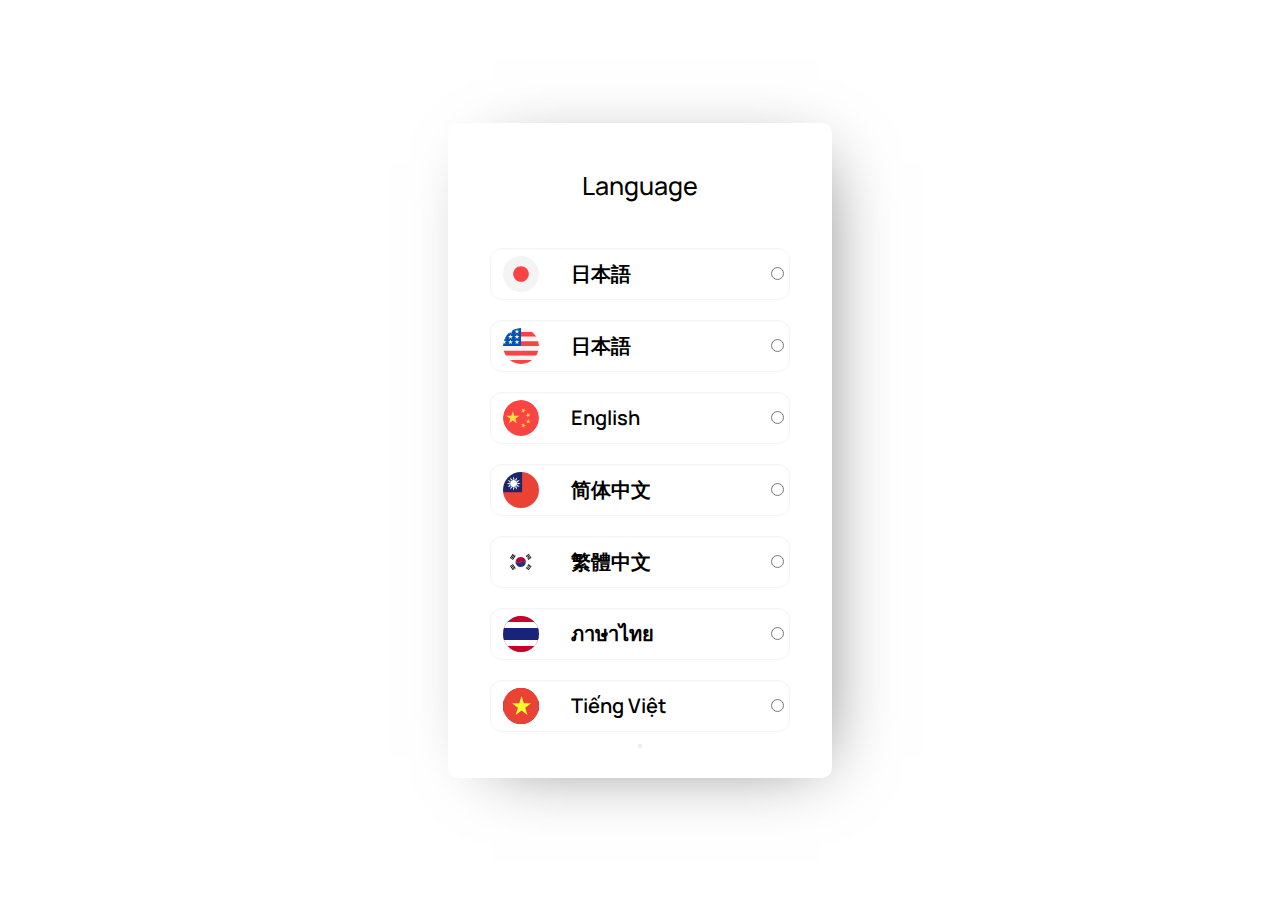
<file: index.html>
<!DOCTYPE html>
<html lang="en">
  <head>
    <meta charset="UTF-8" />
    <meta name="viewport" content="width=device-width, initial-scale=1.0" />
    <title>Language</title>
    <link rel="stylesheet" href="./assets/css/reset.css" />
    <link rel="stylesheet" href="./assets/css/style.css" />
  </head>
  <body>
    <div class="language">
      <h1 class="language__title">Language</h1>
      <ul class="language__list">
        <li class="language__item">
          <div class="language__item__wrapper">
            <img
              class="language__item__img"
              src="./assets/svg/japan.svg"
              alt=""
            />
            <span class="language__item__title">日本語</span>
          </div>
          <input class="radio" type="radio" name="" id="" />
        </li>
        <li class="language__item">
          <div class="language__item__wrapper">
            <img class="language__item__img" src="./assets/svg/uk.svg" alt="" />
            <span class="language__item__title">日本語</span>
          </div>
          <input type="radio" name="" id="" />
        </li>
        <li class="language__item">
          <div class="language__item__wrapper">
            <img
              class="language__item__img"
              src="./assets/svg/china.svg"
              alt=""
            />
            <span class="language__item__title">English</span>
          </div>
          <input type="radio" name="" id="" />
        </li>
        <li class="language__item">
          <div class="language__item__wrapper">
            <img
              class="language__item__img"
              src="./assets/svg/phi.svg"
              alt=""
            />
            <span class="language__item__title">简体中文</span>
          </div>
          <input type="radio" name="" id="" />
        </li>
        <li class="language__item">
          <div class="language__item__wrapper">
            <img
              class="language__item__img"
              src="./assets/svg/han.svg"
              alt=""
            />
            <span class="language__item__title">繁體中文</span>
          </div>
          <input type="radio" name="" id="" />
        </li>
        <li class="language__item">
          <div class="language__item__wrapper">
            <img
              class="language__item__img"
              src="./assets/svg/thailan.svg"
              alt=""
            />
            <span class="language__item__title">ภาษาไทย</span>
          </div>
          <input type="radio" name="" id="" />
        </li>
        <li class="language__item">
          <div class="language__item__wrapper">
            <img
              class="language__item__img"
              src="./assets/svg/vietnam.svg"
              alt=""
            />
            <span class="language__item__title">Tiếng Việt</span>
          </div>
          <input type="radio" name="" id="" />
        </li>
      </ul>
      <button class="language__btn"></button>
    </div>

    <script>
      const language__item = document.querySelectorAll(".language__item");
      language__item.forEach((item) => {
        item.addEventListener("click", () => {
          window.location.href = "./langding.html";
        });
      });
    </script>
  </body>
</html>
</file>
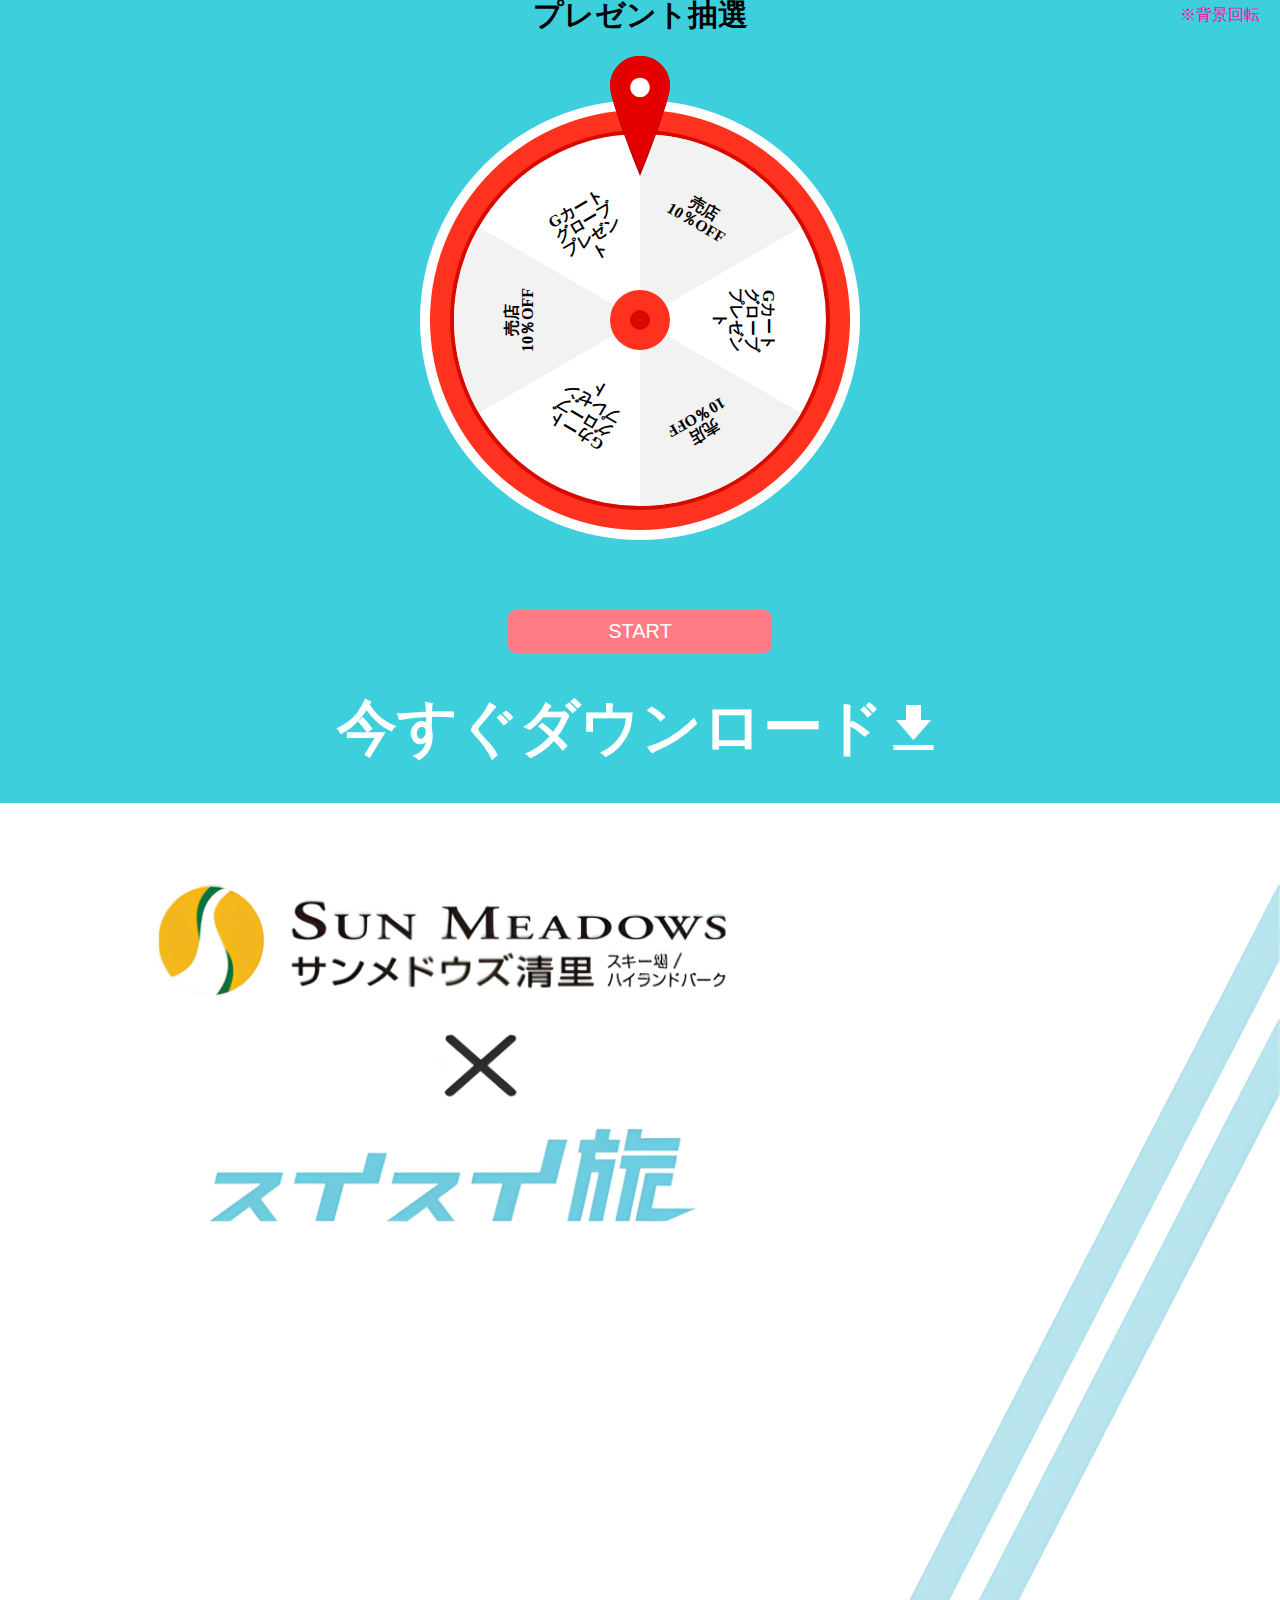
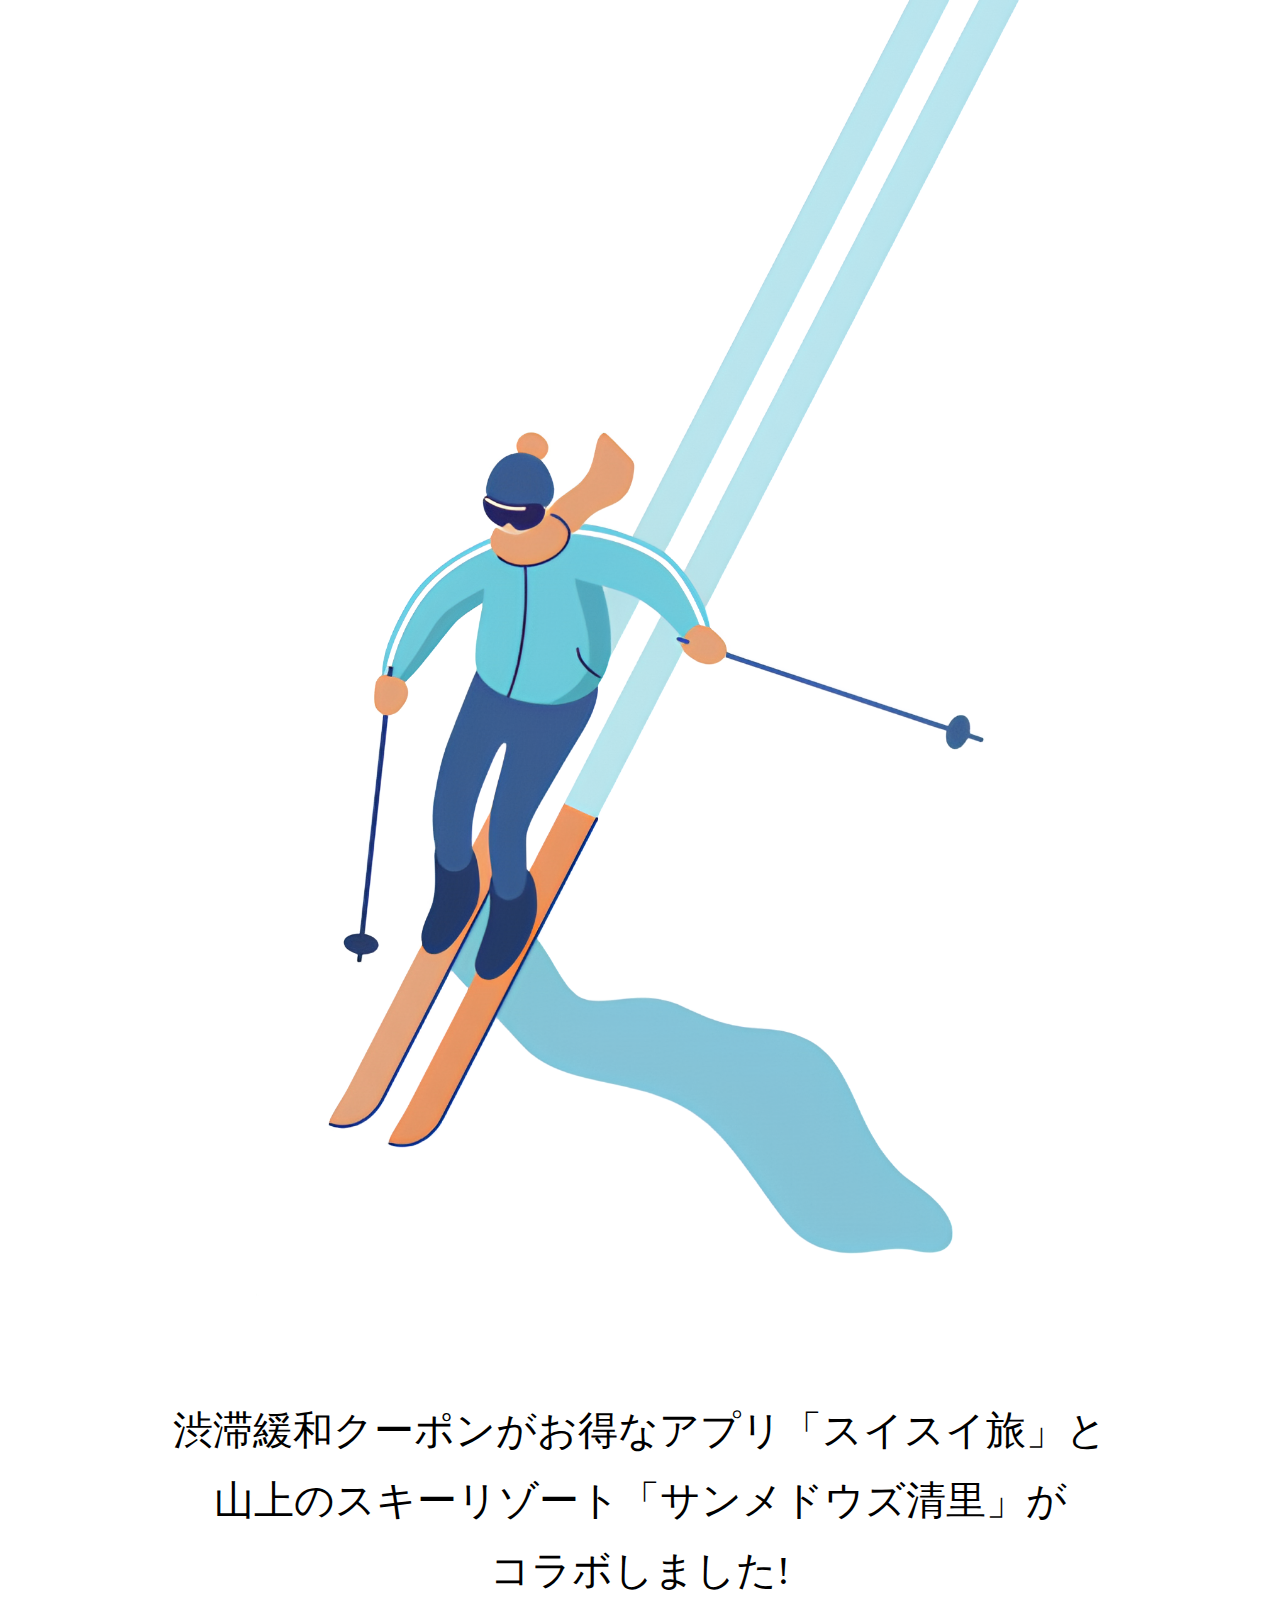
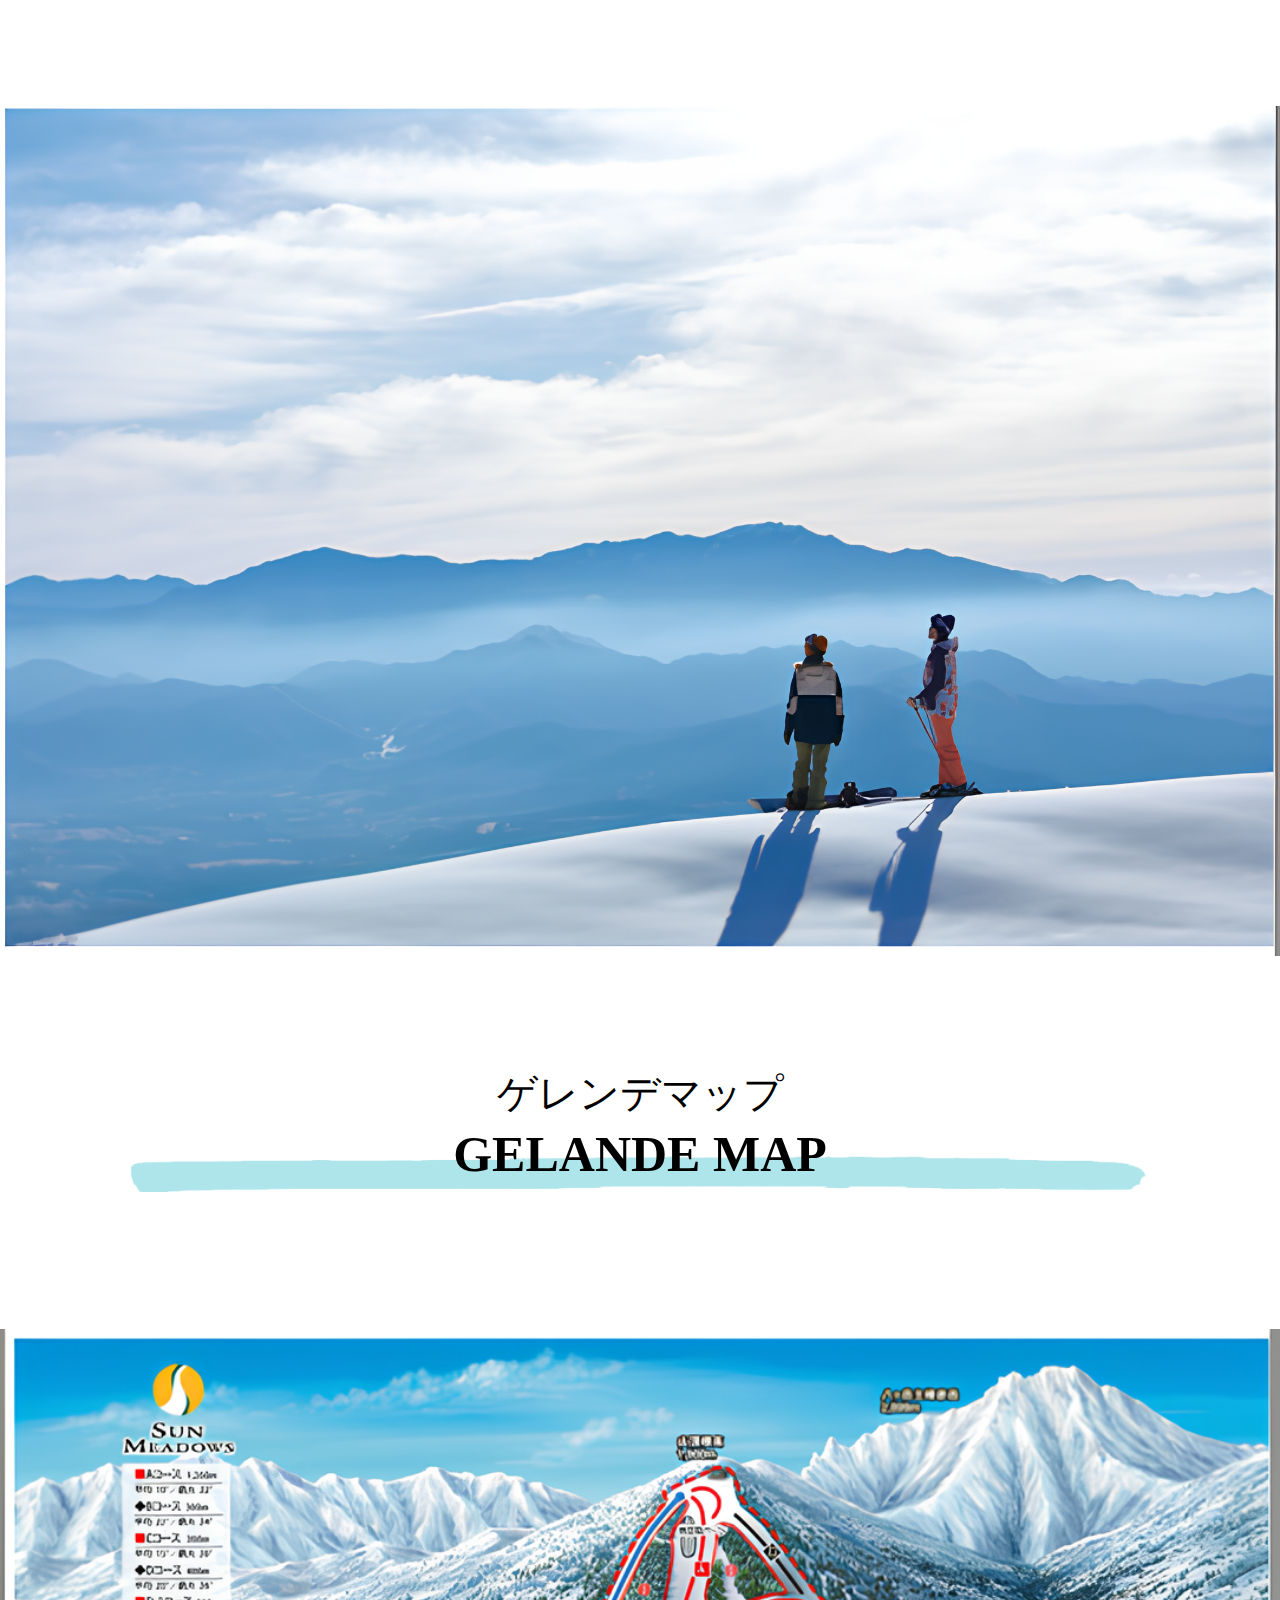
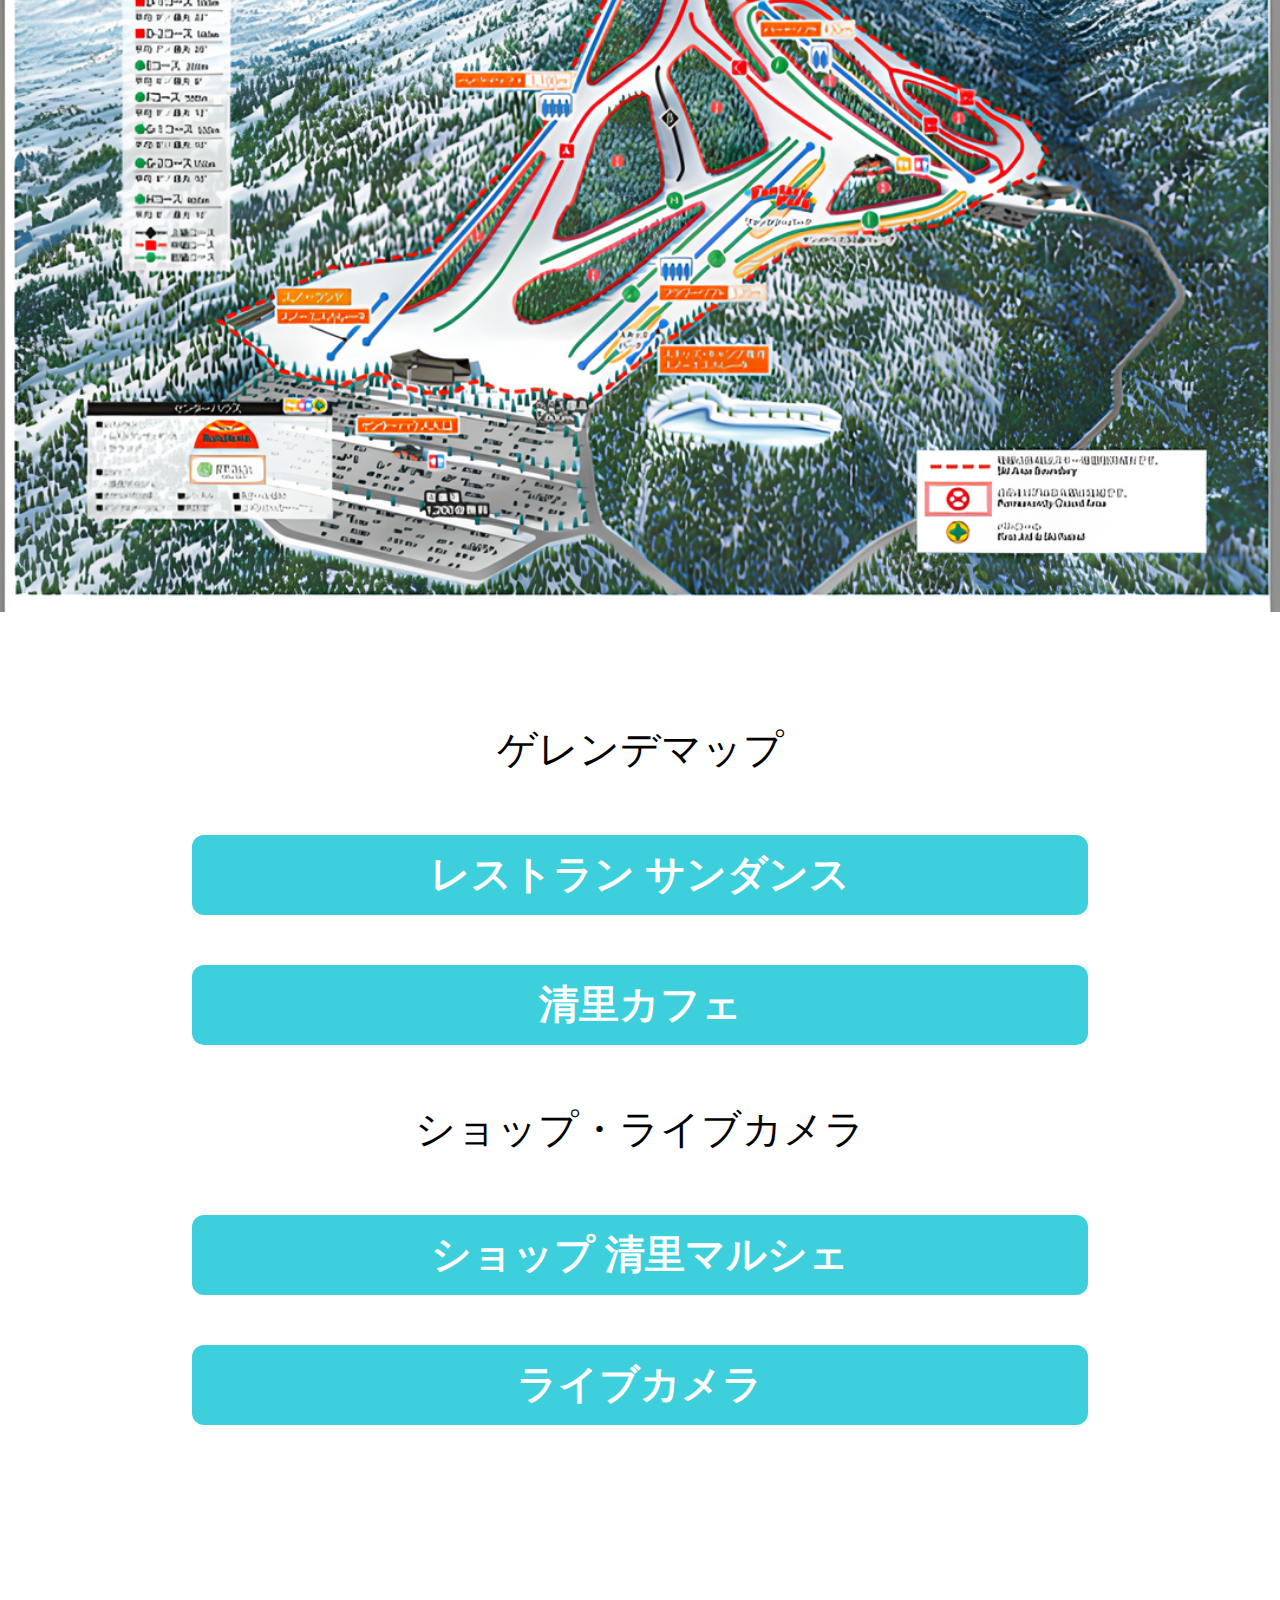
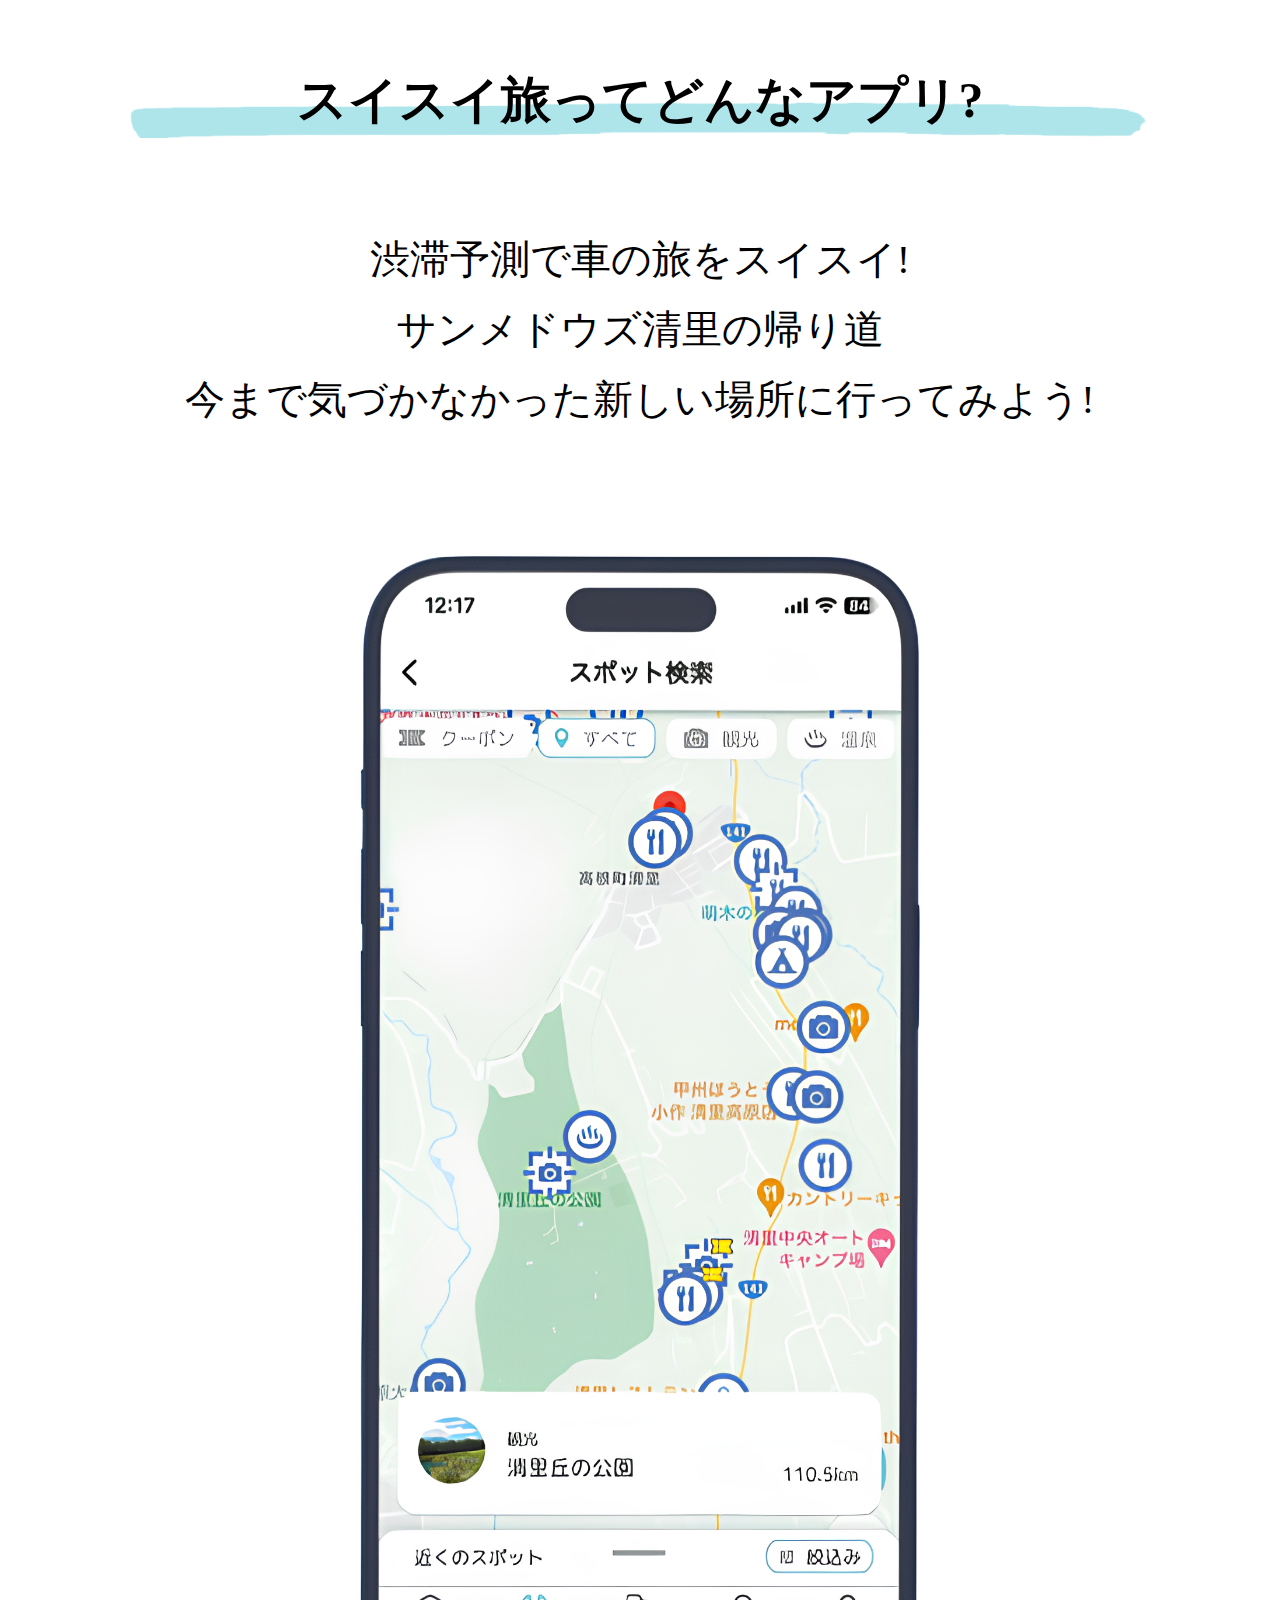
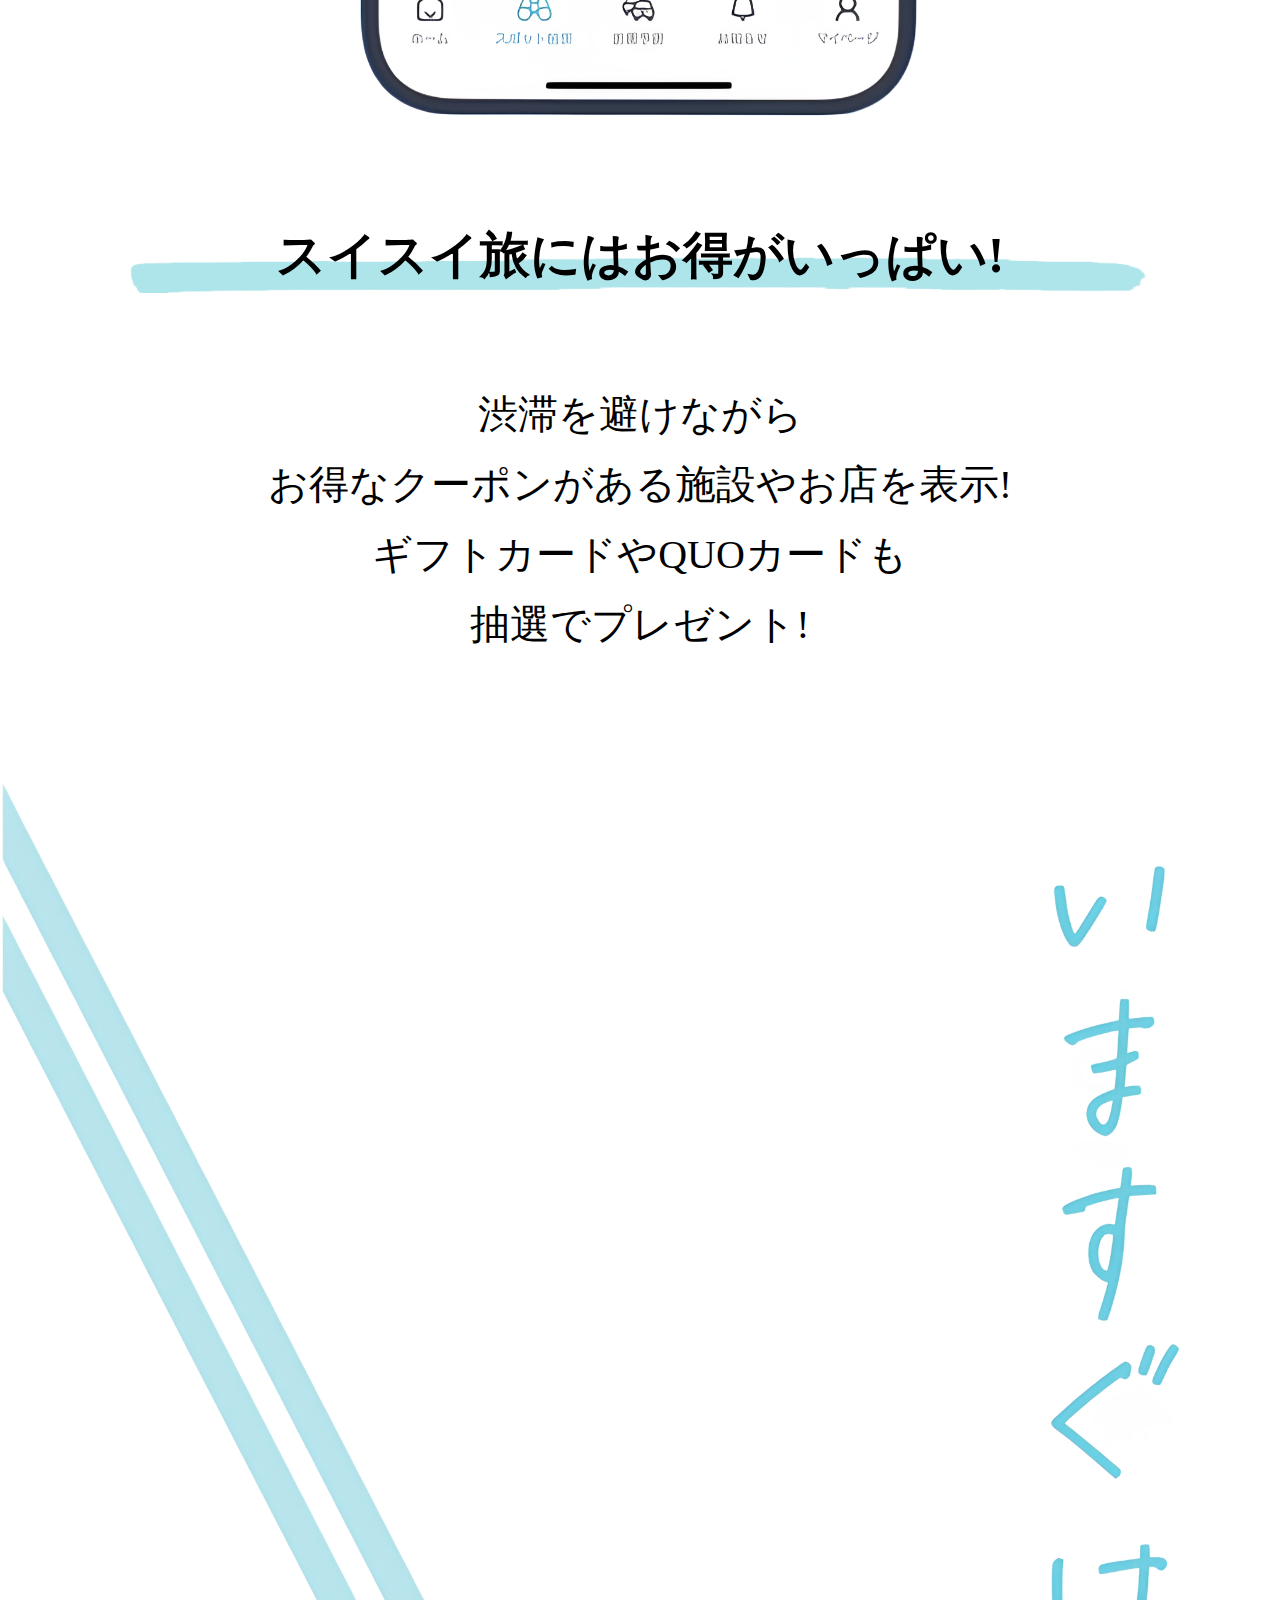
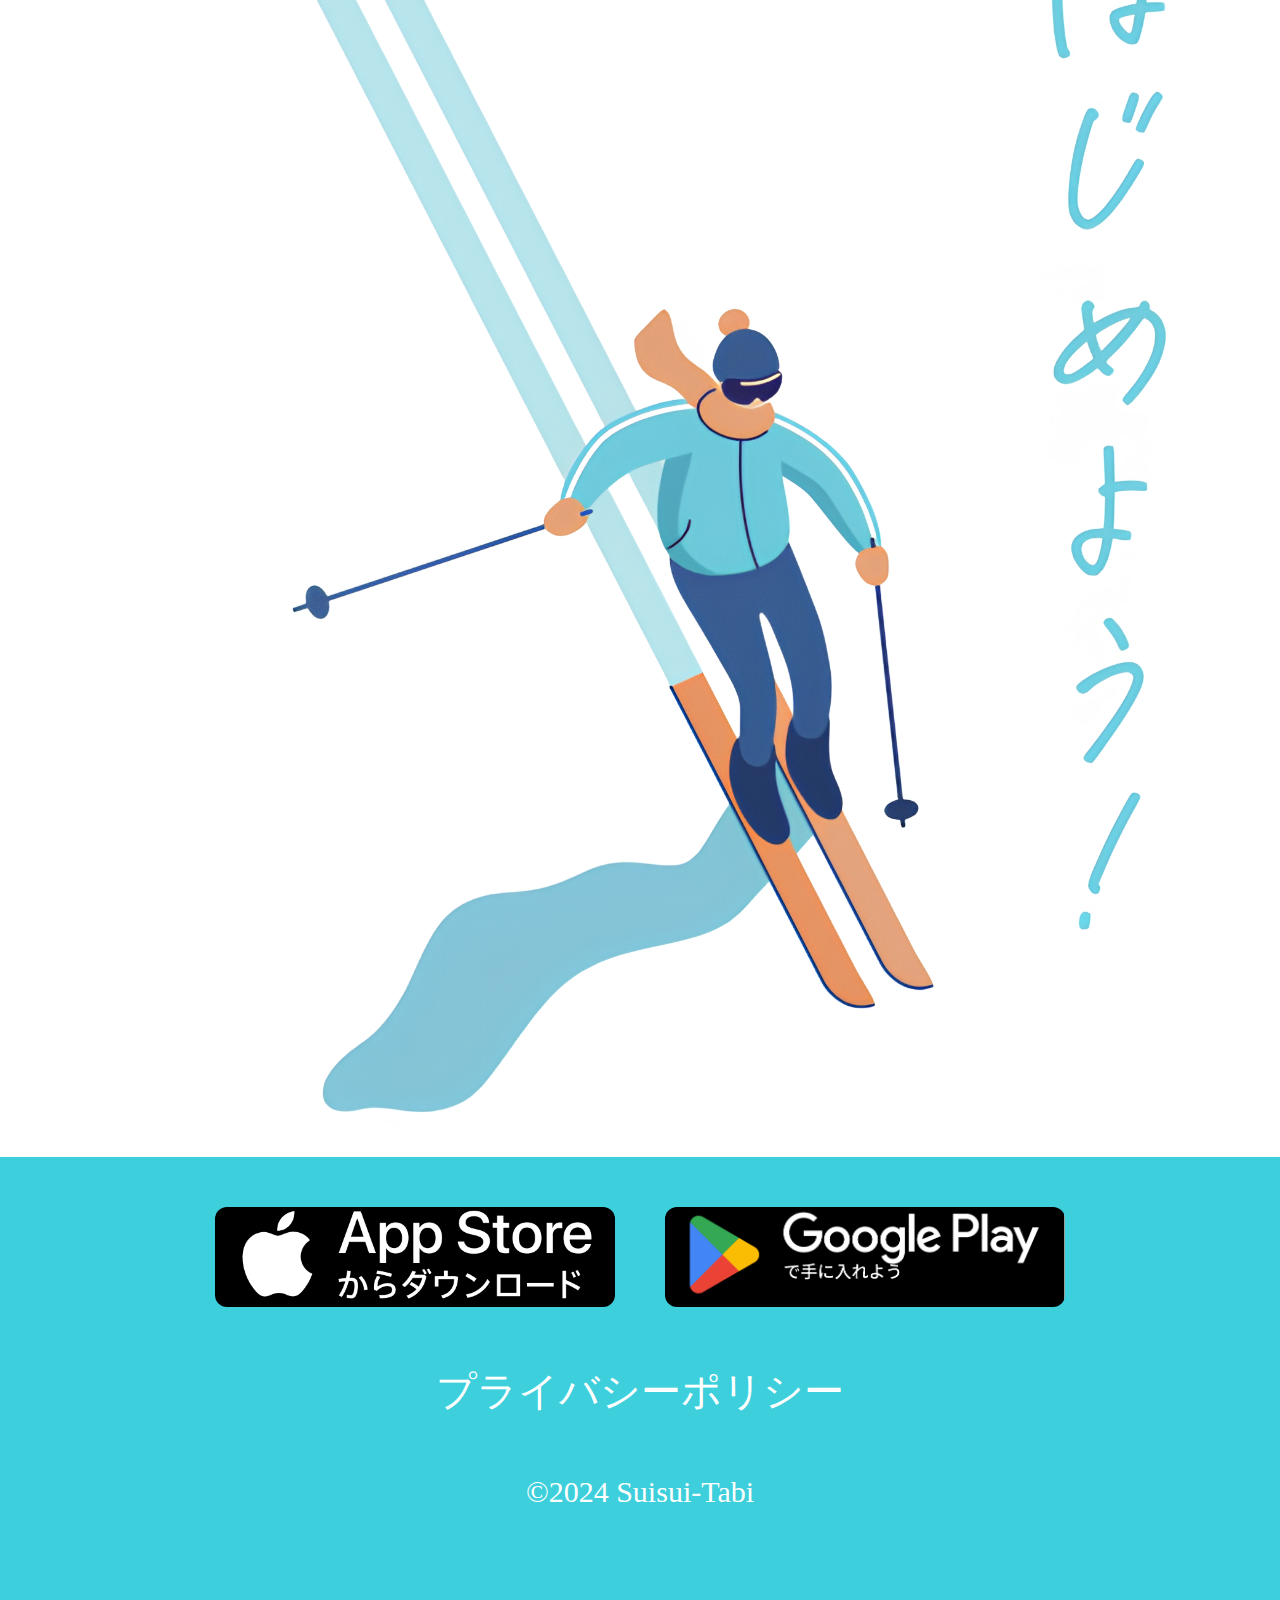
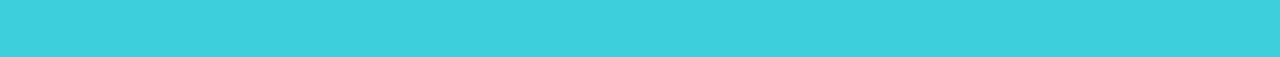
<file: langding.html>
<!DOCTYPE html>
<html lang="en">
  <head>
    <meta charset="UTF-8" />
    <meta name="viewport" content="width=device-width, initial-scale=1.0" />
    <link rel="stylesheet" href="./assets/css/langding.css" />
    <link rel="stylesheet" href="./assets/css/spin.css">
    <link rel="stylesheet" href="./assets/css/reset.css" />
    <link
      href="https://unpkg.com/boxicons@2.1.4/css/boxicons.min.css"
      rel="stylesheet"
    />
    <title>Document</title>
  </head>
  <body>
    <section class="main">
      <div class="title">
          <h1 class="wheel__title">プレゼント抽選</h1>
          <span class="title__span">※背景回転</span>
      </div>
      <div class="main-wheel">
          <img class="wheel__arrow" src="./assets/svg/arrow.svg" alt="">
          <ul class="wheel"></ul>
          <span class="wheel__box"></span>
      </div>
      
      <div class="wheel__result">
          <span class="redult"></span>
      </div>
      
      <button class="btn__wheel">START</button>
  </section>
    <header>
      <div class="header__inner">
        <h1 class="header__title">
          今すぐダウンロード <i class="bx bxs-download"></i>
        </h1>
      </div>
    </header>
    <div class="wheel__result__wrapper">
      <div class="wheel__result">
        <span class="redult"></span>
      </div>
      <button class="wheel__result__btn">クーポンを利用する</button>
    </div>
    <div class="gallery">
      <div class="close"><i class="bx bx-x"></i></div>
      <div class="gallery__inner">
        <img src="./assets/img/5.png" alt="" />
      </div>
      <div class="control prev"><i class="bx bx-chevron-left"></i></div>
      <div class="control next"><i class="bx bx-chevron-right"></i></div>
    </div>
    <main>
      <section>
        <div class="one">
          <img src="./assets/img/ski-top.png" alt="" />
          <img src="./assets/img/sun_meadows_suisuitabi.png" alt="" />
        </div>
      </section>
      <section>
        <div class="two">
          <p class="desc_section">
            渋滞緩和クーポンがお得なアプリ「スイスイ旅」と
          </p>
          <p class="desc_section">
            山上のスキーリゾート「サンメドウズ清里」が</p>
            <p class="desc_section">
             コラボしました!
          </p>
          <img src="./assets/img/ski-mountain.png" alt="" />
        </div>
      </section>
      <section>
        <div class="three">
          <p class="desc_section">ゲレンデマップ</p>
            <div class="title">
                <h2 class="title_section">GELANDE MAP</h2>
                <img class="bg__title" src="./assets/img/xanh.png" alt="">
            </div>
          <a target="tt" href="./map.html">
            <img class="three__img" src="./assets/img/map.png" alt="" />
          </a>
          <div class="group__action">
            <p class="desc_section">ゲレンデマップ</p>
            <a class="group__action__btn" href="">レストラン サンダンス</a>
            <a class="group__action__btn" href="">清里カフェ</a>
          </div>
          <div class="group__action">
            <p class="desc_section">ショップ・ライブカメラ</p>
            <a class="group__action__btn" href="">ショップ 清里マルシェ</a>
            <a class="group__action__btn" href="">ライブカメラ</a>
          </div>
        </div>
      </section>
      <section>
        <div class="four">
            <div class="title title__four">
                <h2 class="title_section ">スイスイ旅ってどんなアプリ?</h2>
                <img class="bg__title" src="./assets/img/xanh.png" alt="">
            </div>
          <p class="desc_section">渋滞予測で車の旅をスイスイ!</p>
          <p class="desc_section">
            サンメドウズ清里の帰り道
          </p>
          <p class="desc_section">今まで気づかなかった新しい場所に行ってみよう!</p>
          <img class="four__img" src="./assets/img/suisuitabi_app.png" alt="" />
        </div>
      </section>
      <section>
        <div class="five">
            <div class="title five__tile">
                <h2 class="title_section">スイスイ旅にはお得がいっぱい!</h2>
                <img class="bg__title" src="./assets/img/xanh.png" alt="">
            </div>
          <p class="desc_section">
            渋滞を避けながら</p>
            <p class="desc_section">
            お得なクーポンがある施設やお店を表示!
          </p>
          <p class="desc_section">
            ギフトカードやQUOカードも</p>
            <p class="desc_section">
             抽選でプレゼント!
          </p>

          <img class="five__img" src="./assets/img/ski-bot.png" alt="" />
        </div>
      </section>
    </main>
    <footer>
      <div class="footer__inner">
        <div class="footer__app">
            <a target="_blank" href="https://www.apple.com/vn/app-store/">
                <img src="./assets/img/store.png" alt="">
            </a>
            <a target="_blank" href="https://play.google.com/store/games?hl=vi">
                <img src="./assets/img/play.png" alt="">
            </a>
            </div>
        <p class="desc_section">プライバシーポリシー</p>
        <p>©2024 Suisui-Tabi</p>
      </div>
    </footer>
    <script src="./assets/javascript/spin.js"></script>
    <script src="./assets/javascript/main.js"></script>
  </body>
</html>
</file>
<file: assets/css/style.css>
@import url("https://fonts.googleapis.com/css2?family=Manrope:wght@200..800&display=swap");
* {
  margin: 0;
  padding: 0;
  box-sizing: border-box;
}
html {
  font-family: "Manrope", sans-serif;
}
body {
  height: 100vh;
  width: 100%;
  display: flex;
  align-items: center;
  justify-content: center;
}

.language {
  padding: 30px;
  border-radius: 10px;
  box-shadow: 16px 10px 69px -30px rgba(0, 0, 0, 0.6);
  width: 30%;
  height: auto;
  text-align: center;
}
.language__title {
  font-size: 25px;
  text-align: center;
  margin-top: 20px;
  font-weight: 500;
}
.language__list {
  margin-top: 50px;
  display: flex;
  flex-direction: column;
  row-gap: 20px;
  align-items: center;
}
.language__item {
  box-shadow: 16px 10px 69px -30px rgba(0, 0, 0, 0.6);
  border: 1px solid #f4f4f4;
  width: min(300px, 100%);
  display: flex;
  align-items: center;
  justify-content: space-between;
  padding: 5px;
  border-radius: 12px;
}
.language__item__wrapper {
  display: flex;
  align-items: center;
  column-gap: 30px;
  padding-left: 5px;
}
.language__item__img {
  width: 40px;
  height: 40px;
  padding: 2px;
}
.language__item__title {
  font-size: 20px;
  font-weight: 600;
}
@media (max-width: 1024px) and (min-width: 768px) {
  .language {
    width: 50%;
  }
}

@media (max-width: 767px) {
  .language {
    width: 90%;
  }
  .language__item__title {
    font-size: 16px;
    
}
}
</file>
<file: assets/css/langding.css>
* {
  margin: 0;
  padding: 0;
  box-sizing: border-box;
}
/*  */

.title_section {
  font-size: 50px;
  font-weight: 600;
}
.title {
  position: relative; /* Đặt relative để làm gốc cho các phần tử con */
  display: inline-block; /* Để kích thước phù hợp với nội dung */
  width: 100%;
  text-align: center;
}
.desc_section {
  font-size: 40px;
  font-weight: 500;
  line-height: 70px;
}
.bg__title {
  width: 80%;
  height: 100%;
  position: absolute;
  left: 10%;
  top: 40%;
  z-index: -1;
  object-fit: contain;
}
/*  */
.header__inner {
  background-color: #3dcfdb;
  width: 100%;
  height: 150px;
  display: flex;
  align-items: center;
  justify-content: center;
}
.header__title {
  color: #fff;
  font-size: 60px;
  font-weight: 700;
  display: flex;
  align-items: center;
}
.header__title i {
  font-size: 60px;
}
.one {
  width: 100%;
  position: relative;
  display: flex;
  justify-content: end;
}
.one img:first-of-type {
  width: 80%;
  height: auto;
  display: block;
  text-align: right;
}

.one img:last-of-type {
  position: absolute;
  top: 0;
  left: 10%;
  width: 50%;
  height: auto;
}
.two {
  margin-top: 100px;
  text-align: center;
}
.two img {
  width: 100%;
  object-fit: contain;
  margin-top: 100px;
}
.three {
  margin-top: 100px;
  text-align: center;
}
.three__item p {
  width: 70%;
  margin-top: 20px;
  display: inline-block;
}
.three__img {
  margin: 150px 0 100px;
  width: 100%;
  height: auto;
  object-fit: contain;
}
.group__action{
  display: flex;
  flex-direction: column;
  gap: 50px;
  justify-content: center;
    align-items: center;
}
.group__action:last-of-type{
  margin-top: 50px;
}
.group__action__btn{
  width: 70%;
  color: #fff;
  text-decoration: none; 
  background-color: #3dcfdb;
  border: none;
  outline: none;
  border-radius: 12px;
  padding: 20px 0;
    font-size: 40px;
    font-weight: 600
}
.four {
  margin-top: 250px;
  text-align: center;
}
.title__four {
  margin-bottom: 100px;
}

.four__img {
  width: 46%;
  margin-top: 100px;
}
.five {
  text-align: center;
  margin-top: 100px;
}

.five__img {
  width: 100%;
  margin-top: 100px;
}
.five__tile {
  margin-bottom: 100px;
}
.footer__inner {
  background-color: #3dcfdb;
  width: 100%;
  text-align: center;
  height: 500px;
  padding-top: 50px;
}
.footer__app {
  display: flex;
  align-items: center;
  justify-content: center;
  gap: 50px;
}
.footer__app a {
  width: min(400px, 100%);
  height: 100px;
}
.footer__app img {
  width: 100%;
  object-fit: cover;
  height: 100%;
  border-radius: 12px;
}
.footer__inner p {
  color: #fff;
  margin-top: 50px;
}
.footer__inner p:last-of-type {
  font-size: 30px;
}
.gallery {
  position: fixed;
  top: 0;
  left: 0;
  width: 100%;
  height: 100vh;
  background-color: rgba(0, 0, 0, 0.9);
  z-index: 99;
  overflow: hidden;
  display: flex;
  justify-content: center;
  align-items: center;
  color: white;
  opacity: 0;
  pointer-events: none;
  transform: scale(0.8);
  transition: 0.2s;
}
.show {
  opacity: 1;
  pointer-events: auto;
  transform: scale(1);
}
.gallery__inner {
  height: 90vh;

  object-fit: cover;
}
.gallery__inner img {
  width: 100%;
  object-fit: contain;
  height: 100%;
}
.close {
  position: fixed;
  right: 30px;
  top: 30px;
  font-size: 50px;
}
.control {
  font-size: 70px;
  color: rgba(225, 225, 225, 0.8);
  position: absolute;
}
.control.prev {
  left: 50px;
}
.control.next {
  right: 50px;
}
@media (max-width: 1024px) and (min-width: 768px) {
  .header__inner {
    height: 130px;
  }
  .title__four {
    margin-bottom: 80px;
}
.five__tile {
  margin-bottom: 80px;
}
  .header__title {
    font-size: 45px;
  }
  .desc_section {
    font-size: 24px;
    line-height: 40px;
}
  .title_section {
    font-size: 30px;
  }
  .two {
    margin-top: 80px;
  }
  .three__list {
    gap: 40px;
  }
  .three__item p {
    margin-top: 15px;
  }
  .three__img {
    margin-top: 140px;
  }
  .four {
    margin-top: 150px;
  }
  .four__img {
    margin-top: 80px;
  }
  .footer__inner {
    height: 440px;
  }
  .footer__inner p:last-of-type {
    font-size: 25px;
  }
  .control.prev {
    left: 15px;
  }
  .control.next {
    right: 15px;
  }
  .bg__title {
    top: 40%;
  }
  .footer__app {
    padding: 0 20px;
  }
}
@media (max-width: 767px) {
  .header__inner {
    height: 110px;
  }
  .header__title {
    font-size: 30px;
  }
  .desc_section {
    font-size: 14px;
    line-height: 20px;
  }
  .title_section {
    font-size: 20px;
  }
  .bg__title {
    width: 88%;
    left: 6%;
    top: 40%;
  }

  .two {
    margin-top: 65px;
  }
  .two img {
    margin-top: 65px;
  }
  .three {
    margin-top: 65px;
  }
  .three__list {
    width: 100%;
    column-gap: 20px;
    row-gap: 10px;
    margin-top: 80px;
  }
  .three__item {
    width: calc(50% - 20px);
  }
  .three__img {
    margin-top: 65px;
  }
  .four {
    margin-top: 100px;
  }
  .four__img {
    margin-top: 50px;
  }
  .title__four {
    margin-bottom: 50px;
  }
  .five {
    margin-top: 65px;
  }
  .five__tile {
    margin-bottom: 65px;
  }
  .five__img {
    margin-top: 65px;
  }
  .footer__inner p:last-of-type {
    font-size: 18px;
  }
  .footer__inner {
    height: 300px;
  }
  .control.prev {
    left: 0;
  }
  .control.next {
    right: 0;
  }
  .control {
    font-size: 50px;
  }
  .close {
    font-size: 30px;
  }
  .footer__app img {
    height: 100%;
  }
  .footer__app {
    column-gap: 20px;
    margin: 0 10px;
  }
  .footer__app a {
    width: min(400px, 100%);
    height: 50px;
  }
  .three__img {
    margin: 150px 0 56px;
  }
  .group__action__btn {
    width: 80%;
    font-size: 20px;
  }
  .group__action {
    gap: 25px;
}
.group__action:last-of-type {
  margin-top: 25px;
}

}
</file>
<file: assets/css/spin.css>
* {
  margin: 0;
  padding: 0;
  box-sizing: border-box;
  --size: 400px;
}

.main {

    width: 100%;
    
    background-color: #3dcfdb;
  display: flex;
  align-items: center;
  justify-content: center;

  flex-direction: column;
  gap: 70px;
}
.title {
    display: flex;
    justify-content: center; 
    align-items: center;
    width: 100%;
}
.redult{
    font-weight: 700;
    font-size: 20px;
    color: #FF321F;
}
.wheel__title {
    flex-grow: 1; 
    text-align: center; 
    font-size: 30px;
  font-weight: 600;
  
}

.title__span {
    right: 0;
    color: #FF07AC;
    position: absolute;
    padding: 20px;
}

.wheel__arrow{
    z-index: 8;
   
    width: 60px;
    position: absolute;
    top: -44px;
}
.main-wheel {
  width: calc(var(--size) * 1.1);
  height: calc(var(--size) * 1.1);
  background-color: #fff;
  border-radius: 50%;
  position: relative;
  display: flex;
  align-items: center;
  justify-content: center;
}
.main-wheel::after {
  content: "";
  position: absolute;
  width: calc(var(--size) * 1.05);
  height: calc(var(--size) * 1.05);
  background-color: #ff321f;
  border-radius: 50%;
}
.main-wheel::before {
  content: "";
  position: absolute;
  width: calc(var(--size) * 0.95);
  height: calc(var(--size) * 0.95);
  background-color: #d70a00;
  border-radius: 50%;
  z-index: 1;
}
.wheel {
  overflow: hidden;
  list-style: none;
  position: absolute;
  width: calc(var(--size) * 0.93);
  height: calc(var(--size) * 0.93);
  background-color: #fff;
  border-radius: 50%;
  z-index: 1;
  transition: cubic-bezier(0.075, 0.82, 0.165, 1) 7s;
}
.wheel__box {
  position: absolute;
  width: calc(var(--size) * 0.15);
  height: calc(var(--size) * 0.15);
  background-color: #ff321f;
  z-index: 2;
  border-radius: 50%;
  border: none;
  outline: none;
  display: flex;
  align-items: center;
  justify-content: center;
}
.wheel__box::after {
  content: "";
  position: absolute;
  width: calc(var(--size) * 0.05);
  height: calc(var(--size) * 0.05);
  background-color: #d70a00;
  z-index: 3;
  border-radius: 50%;
  border: none;
  outline: none;
}
.wheel__result__wrapper {
  margin: 30px 0;
  display: flex
;
  align-items: center;
  justify-content: center;
  flex-direction: column;
  gap: 40px;
}
.wheel__result__btn{
  display: none;
}
.btn__wheel,.wheel__result__btn {
  padding: 10px 100px;
  border-radius: 8px;
  border: none;
  outline: none;
  background-color: #ff7c86;
  font-size: 20px;
  color: #fff;
  font-weight: 500;
}
.wheel__result {
  width: var(--size);
  height: calc(var(--size) / 2);
  background-color: #fff;
  z-index: 5;
  transition: ease-in 0, 5s;

  display: none;

  align-items: center;
  justify-content: center;
  border: 5px solid #daa441;
  position: relative;
}
li {
  position: absolute;
  top: 0;
  right: 0;
  width: 50%;
  height: 50%;
  transform-origin: 0 100%;
}
.text__item {
  display: block;
  position: absolute;
  left: -100%;
  height: 200%;
  width: 200%;
  text-align: center;
  padding-top: 50px;
  color: #000;
  font-weight: 600;
}
li:has(.text__item.even) {
  background-color: #f2f2f2;
}
.text__item > b {
  display: inline-block;
  max-width: 20%;
  word-break: break-word;
}

@media (max-width: 767px){
    * {
        --size: 330px;
    }
    .wheel__arrow {
        width: 50px;
    }
    .wheel__title {
        font-size: 22px;
    }
    .title__span {
        padding: 8px;
        font-size: 12px;
    }
    .text__item > b {
        max-width: 25%;
        font-size: 13px;
    }
    .btn__wheel, .wheel__result__btn {
      padding: 10px 88px;
      font-size: 13px;
  }
}
</file>
